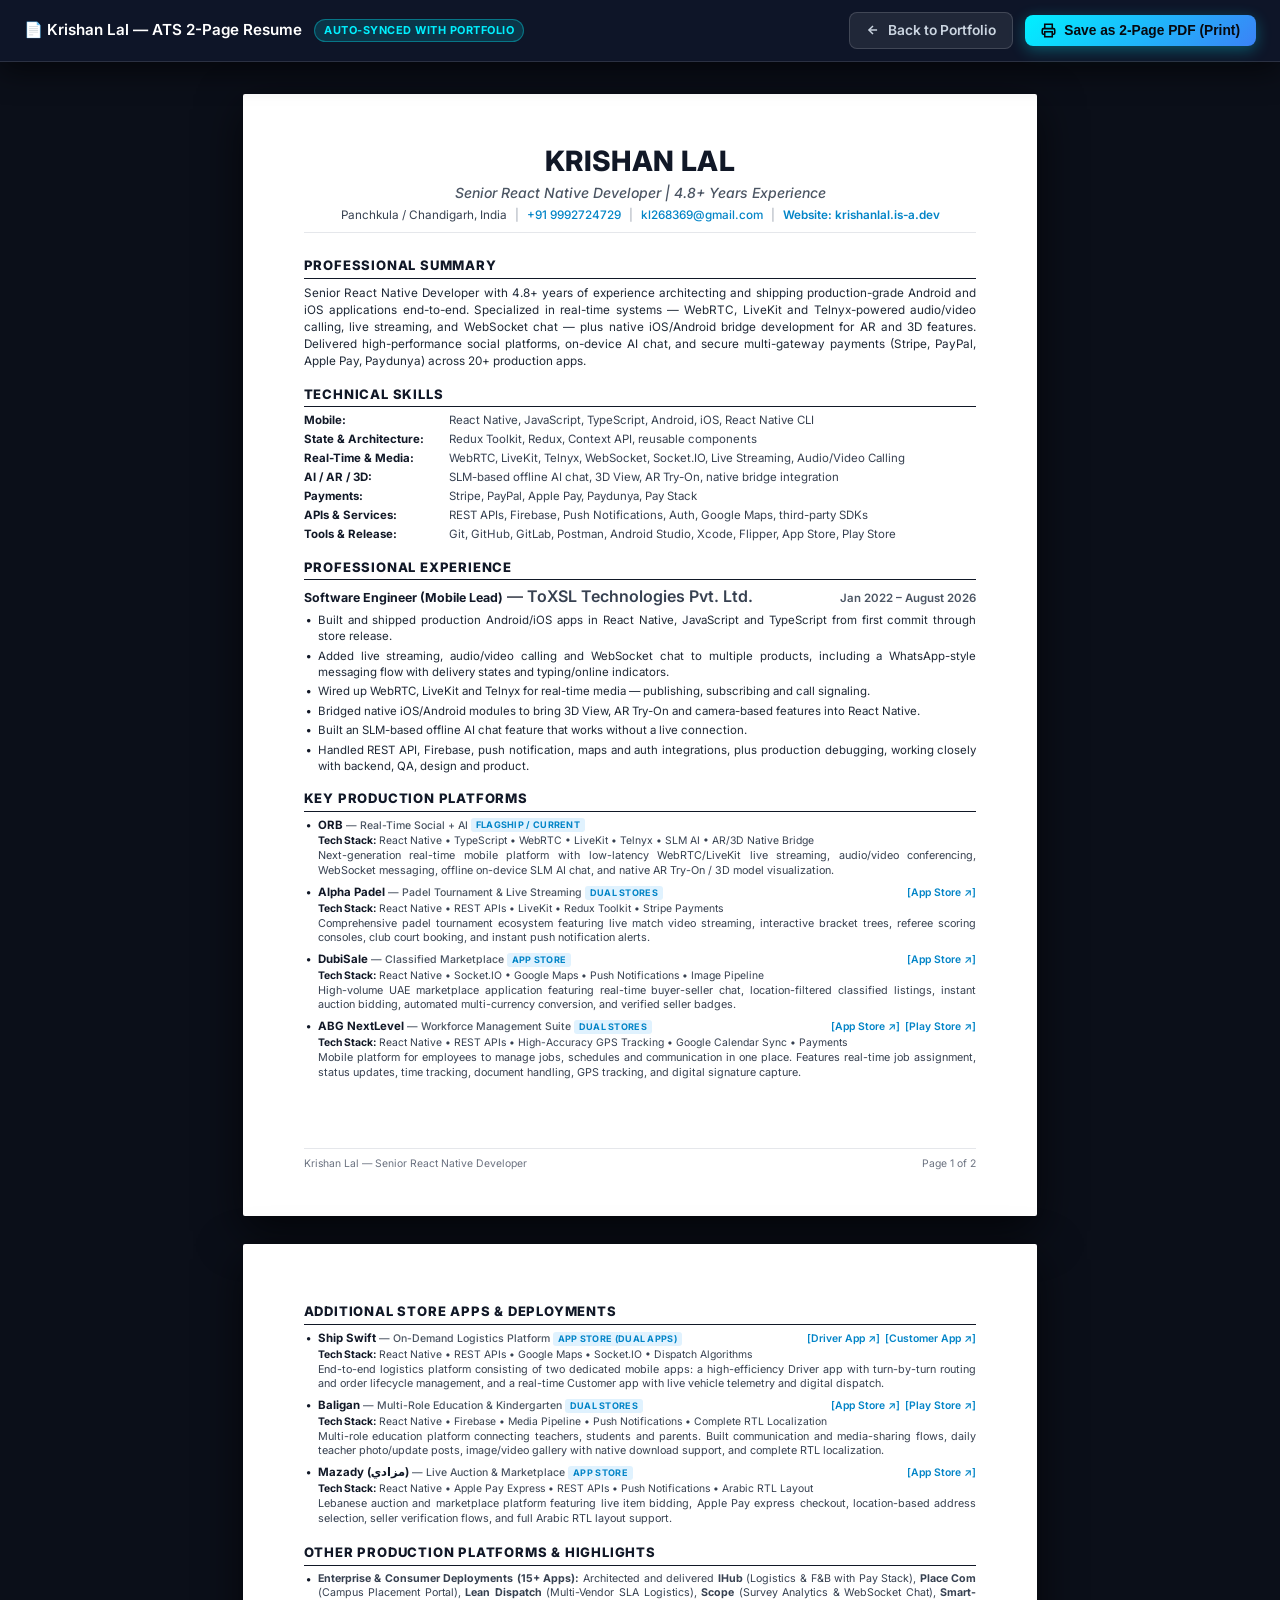
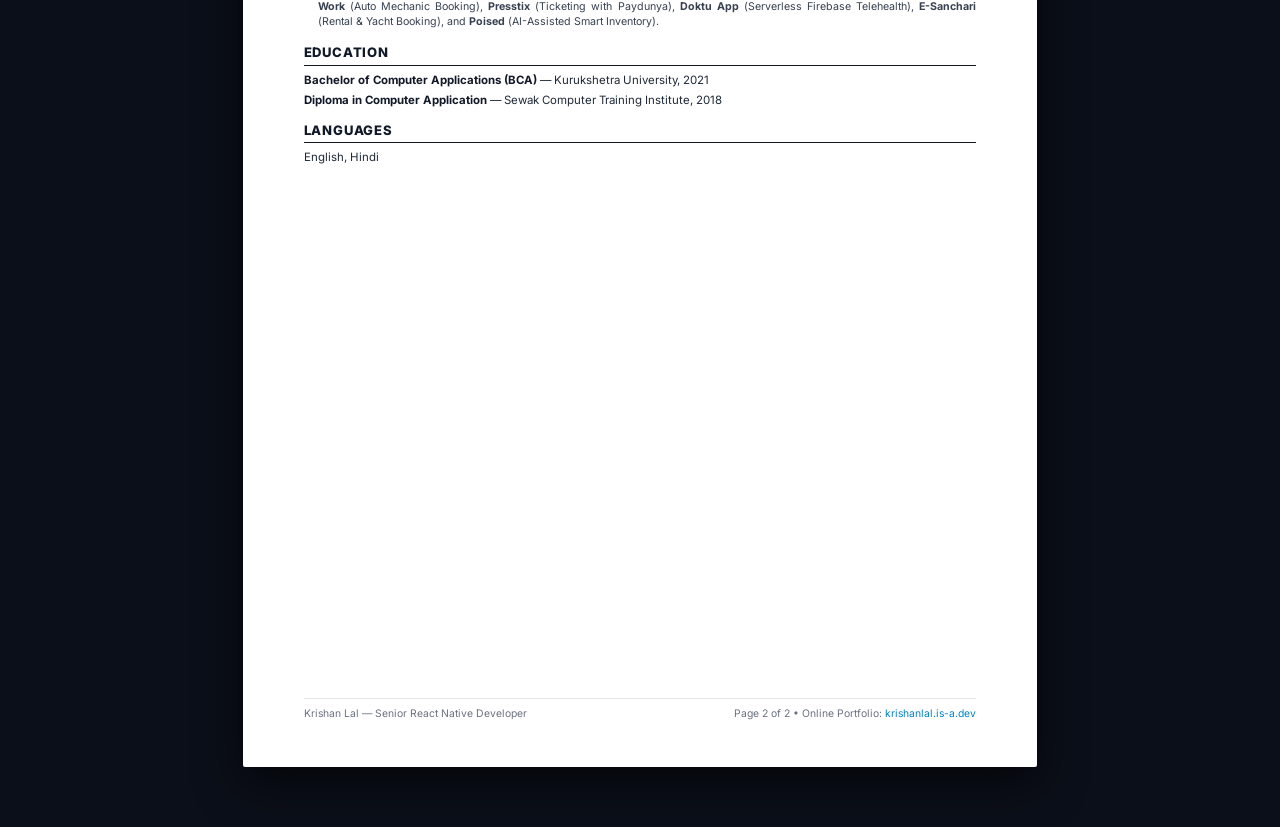
<file: resume.html>
<!DOCTYPE html>
<html lang="en">
<head>
    <meta charset="UTF-8">
    <meta name="viewport" content="width=device-width, initial-scale=1.0">
    <title>Krishan Lal - Senior React Native Developer Resume</title>
    <link rel="preconnect" href="https://fonts.googleapis.com">
    <link rel="preconnect" href="https://fonts.gstatic.com" crossorigin>
    <link href="https://fonts.googleapis.com/css2?family=Outfit:wght@400;500;600;700;800&family=Inter:wght@400;500;600;700&display=swap" rel="stylesheet">
    <script>
        try {
            if (window.self !== window.top || window.location.search.includes('embed=')) {
                document.documentElement.classList.add('is-embedded');
            }
            const params = new URLSearchParams(window.location.search);
            const pTheme = params.get('theme');
            if (pTheme) {
                document.documentElement.setAttribute('data-theme-mode', pTheme);
            } else if (window.parent && window.parent !== window) {
                try {
                    const parentTheme = window.parent.document.documentElement.getAttribute('data-theme-mode');
                    if (parentTheme) document.documentElement.setAttribute('data-theme-mode', parentTheme);
                } catch (e) {}
            }
        } catch (e) {
            document.documentElement.classList.add('is-embedded');
        }
    </script>
    <style>
        :root {
            --primary: #0070f3;
            --text-main: #111827;
            --text-muted: #4b5563;
            --border-color: #e5e7eb;
        }

        * {
            box-sizing: border-box;
            margin: 0;
            padding: 0;
            -webkit-print-color-adjust: exact;
            print-color-adjust: exact;
        }

        body {
            font-family: 'Inter', system-ui, -apple-system, sans-serif;
            background-color: #0b0f19;
            color: var(--text-main);
            margin: 0;
            padding: 0;
            line-height: 1.35;
        }

        /* When embedded inside iframe (e.g. Admin CMS) */
        .is-embedded .top-action-bar {
            display: none !important;
        }
        .is-embedded body {
            background: #0b0f19 !important;
        }
        html[data-theme-mode="light"].is-embedded body,
        .is-embedded[data-theme-mode="light"] body {
            background: #f1f5f9 !important;
        }
        .is-embedded .resume-container {
            padding: 28px 24px 60px !important;
            align-items: center !important;
            gap: 26px !important;
            box-sizing: border-box !important;
            width: 100% !important;
        }
        .is-embedded .resume-page {
            margin: 0 auto !important;
            box-shadow: 0 12px 38px rgba(0, 0, 0, 0.45) !important;
            width: 100% !important;
            max-width: min(210mm, calc(100% - 32px)) !important;
            box-sizing: border-box !important;
            border-radius: 8px !important;
        }

        /* Top Action Bar (Screen Only) */
        .top-action-bar {
            position: sticky;
            top: 0;
            z-index: 9999;
            background: rgba(15, 23, 42, 0.95);
            backdrop-filter: blur(16px);
            border-bottom: 1px solid rgba(255, 255, 255, 0.12);
            padding: 12px 24px;
            display: flex;
            justify-content: space-between;
            align-items: center;
            box-shadow: 0 8px 30px rgba(0, 0, 0, 0.6);
        }

        .bar-brand {
            display: flex;
            align-items: center;
            gap: 12px;
            color: #ffffff;
            font-size: 0.95em;
            font-weight: 600;
        }

        .bar-brand .badge {
            background: rgba(0, 240, 255, 0.15);
            border: 1px solid rgba(0, 240, 255, 0.35);
            color: #00f0ff;
            font-size: 0.72em;
            font-weight: 700;
            padding: 3px 9px;
            border-radius: 20px;
            letter-spacing: 0.5px;
        }

        .bar-actions {
            display: flex;
            gap: 12px;
            align-items: center;
        }

        .btn-action {
            display: inline-flex;
            align-items: center;
            gap: 8px;
            padding: 8px 16px;
            font-size: 0.86em;
            font-weight: 600;
            border-radius: 8px;
            cursor: pointer;
            text-decoration: none;
            transition: all 0.2s ease;
        }

        .btn-action.print-btn {
            background: linear-gradient(135deg, #00f0ff, #3b82f6);
            color: #06090f;
            border: none;
            box-shadow: 0 4px 15px rgba(0, 240, 255, 0.3);
        }

        .btn-action.print-btn:hover {
            transform: translateY(-1px);
            box-shadow: 0 6px 20px rgba(0, 240, 255, 0.5);
        }

        .btn-action.back-btn {
            background: rgba(255, 255, 255, 0.08);
            border: 1px solid rgba(255, 255, 255, 0.15);
            color: #cbd5e1;
        }

        .btn-action.back-btn:hover {
            background: rgba(255, 255, 255, 0.15);
            color: #ffffff;
        }

        /* Resume Canvas Container */
        .resume-container {
            display: flex;
            flex-direction: column;
            align-items: center;
            gap: 28px;
            padding: 32px 16px 60px;
        }

        /* Page Frame (Exact A4 Dimensions) */
        .resume-page {
            width: 210mm;
            min-height: 297mm;
            max-height: 297mm;
            background: #ffffff;
            color: #111827;
            padding: 13mm 16mm 12mm;
            box-shadow: 0 15px 45px rgba(0, 0, 0, 0.65);
            border-radius: 2px;
            display: flex;
            flex-direction: column;
            overflow: hidden;
            position: relative;
        }

        /* Header Styles */
        .resume-header {
            text-align: center;
            margin-bottom: 14px;
            padding-bottom: 8px;
            border-bottom: 1px solid var(--border-color);
        }

        .resume-name {
            font-size: 21pt;
            font-weight: 800;
            letter-spacing: 0.4px;
            color: #111827;
            margin-bottom: 3px;
            text-transform: uppercase;
        }

        .resume-title {
            font-size: 10.5pt;
            font-weight: 500;
            color: var(--text-muted);
            margin-bottom: 6px;
            font-style: italic;
        }

        .resume-contacts {
            font-size: 8.8pt;
            color: #374151;
            display: flex;
            justify-content: center;
            align-items: center;
            gap: 8px;
            flex-wrap: wrap;
        }

        .resume-contacts a {
            color: #0284c7;
            text-decoration: none;
            font-weight: 500;
        }

        .resume-contacts a:hover {
            text-decoration: underline;
        }

        .contact-sep {
            color: #9ca3af;
        }

        /* Section Headings */
        .section-title {
            font-size: 9.8pt;
            font-weight: 800;
            text-transform: uppercase;
            letter-spacing: 0.8px;
            color: #111827;
            margin-top: 10px;
            margin-bottom: 6px;
            padding-bottom: 3px;
            border-bottom: 1.2px solid #111827;
            display: flex;
            align-items: center;
            justify-content: space-between;
        }

        /* Summary Text */
        .summary-text {
            font-size: 8.8pt;
            line-height: 1.45;
            color: #1f2937;
            text-align: justify;
            margin-bottom: 6px;
        }

        /* Technical Skills Matrix */
        .skills-grid {
            display: flex;
            flex-direction: column;
            gap: 3.5px;
            margin-bottom: 6px;
        }

        .skill-row {
            font-size: 8.6pt;
            line-height: 1.35;
            display: flex;
        }

        .skill-row strong {
            color: #111827;
            min-width: 145px;
            flex-shrink: 0;
            font-weight: 700;
        }

        .skill-row span {
            color: #374151;
        }

        /* Professional Experience */
        .exp-header {
            display: flex;
            justify-content: space-between;
            align-items: baseline;
            margin-top: 4px;
            margin-bottom: 4px;
        }

        .exp-company {
            font-size: 9.3pt;
            font-weight: 700;
            color: #111827;
        }

        .exp-role {
            font-weight: 600;
            color: #374151;
        }

        .exp-date {
            font-size: 8.6pt;
            font-weight: 600;
            color: #4b5563;
        }

        .bullet-list {
            list-style: none;
            padding-left: 0;
            margin: 0 0 6px 0;
        }

        .bullet-list li {
            position: relative;
            padding-left: 14px;
            font-size: 8.6pt;
            line-height: 1.4;
            color: #1f2937;
            margin-bottom: 3.5px;
            text-align: justify;
        }

        .bullet-list li::before {
            content: "•";
            position: absolute;
            left: 2px;
            top: 0;
            color: #111827;
            font-weight: bold;
        }

        /* Projects Showcase (Page 1 & Page 2) */
        .projects-list {
            display: flex;
            flex-direction: column;
            gap: 6.5px;
            margin-bottom: 6px;
        }

        .project-item {
            position: relative;
            padding-left: 14px;
            font-size: 8.3pt;
            line-height: 1.34;
            color: #1f2937;
            text-align: justify;
        }

        .project-item::before {
            content: "•";
            position: absolute;
            left: 2px;
            top: 0;
            color: #111827;
            font-weight: bold;
        }

        .project-item-header {
            display: flex;
            justify-content: space-between;
            align-items: baseline;
            flex-wrap: wrap;
            gap: 4px;
            margin-bottom: 1.5px;
        }

        .project-item-title {
            color: #111827;
            font-size: 8.6pt;
        }

        .project-item-title strong {
            font-weight: 700;
            color: #111827;
        }

        .project-cat {
            color: #4b5563;
            font-size: 7.9pt;
            font-weight: 500;
        }

        .project-badge {
            display: inline-block;
            background: #e0f2fe;
            color: #0284c7;
            font-size: 6.8pt;
            font-weight: 700;
            padding: 1px 5px;
            border-radius: 3px;
            letter-spacing: 0.3px;
            vertical-align: middle;
        }

        .project-tech {
            font-size: 7.8pt;
            color: #374151;
            margin-bottom: 1.5px;
            line-height: 1.3;
        }

        .project-tech strong {
            color: #111827;
            font-weight: 700;
        }

        .project-item-desc {
            font-size: 8.1pt;
            line-height: 1.34;
            color: #374151;
        }

        .project-links {
            display: inline-flex;
            align-items: center;
            gap: 5px;
            font-size: 7.8pt;
        }

        .store-link {
            color: #0284c7;
            text-decoration: none;
            font-weight: 600;
            display: inline-flex;
            align-items: center;
            gap: 2px;
        }

        .store-link:hover {
            text-decoration: underline;
        }

        /* Education & Languages */
        .edu-item {
            font-size: 8.6pt;
            line-height: 1.4;
            color: #1f2937;
            margin-bottom: 3px;
        }

        .edu-item strong {
            color: #111827;
            font-weight: 700;
        }

        .lang-text {
            font-size: 8.6pt;
            color: #1f2937;
        }

        /* Page 2 Spacing Enhancements */
        .page-2 .projects-list {
            gap: 6.5px;
            margin-bottom: 8px;
        }

        .page-2 .edu-item {
            font-size: 8.6pt;
            line-height: 1.4;
            margin-bottom: 4px;
        }

        .page-2 .lang-text {
            font-size: 8.6pt;
            line-height: 1.4;
        }

        /* Footer info */
        .resume-page-footer {
            margin-top: auto;
            padding-top: 8px;
            border-top: 1px solid var(--border-color);
            display: flex;
            justify-content: space-between;
            align-items: center;
            font-size: 7.8pt;
            color: #6b7280;
        }

        .resume-page-footer a {
            color: #0284c7;
            text-decoration: none;
        }

        /* Mobile Screen Responsive Rules */
        @media screen and (max-width: 768px) {
            .top-action-bar {
                flex-direction: column;
                gap: 10px;
                padding: 12px 14px;
                align-items: stretch;
            }

            .bar-brand {
                justify-content: space-between;
                flex-wrap: wrap;
                font-size: 0.88em;
                gap: 8px;
            }

            .bar-actions {
                width: 100%;
                justify-content: space-between;
                gap: 8px;
            }

            .btn-action {
                flex: 1;
                justify-content: center;
                padding: 8px 10px;
                font-size: 0.82em;
                white-space: nowrap;
            }

            .resume-container {
                padding: 20px 16px 40px;
                gap: 20px;
                box-sizing: border-box;
                width: 100%;
            }

            .resume-page {
                width: 100% !important;
                max-width: 100% !important;
                height: auto !important;
                min-height: auto !important;
                padding: 20px 18px !important;
                border-radius: 12px;
                box-sizing: border-box !important;
                overflow-x: hidden;
            }

            .resume-header {
                flex-direction: column;
                align-items: flex-start;
                gap: 8px;
            }

            .resume-contacts {
                font-size: 8pt;
                flex-wrap: wrap;
                gap: 4px;
            }
        }

        /* Exact Print Rules */
        @media print {
            @page {
                size: A4 portrait;
                margin: 0;
            }

            body {
                background: #ffffff !important;
                color: #111827 !important;
            }

            .top-action-bar {
                display: none !important;
            }

            .resume-container {
                padding: 0 !important;
                gap: 0 !important;
            }

            .resume-page {
                box-shadow: none !important;
                border-radius: 0 !important;
                width: 210mm !important;
                height: 297mm !important;
                min-height: 297mm !important;
                max-height: 297mm !important;
                page-break-after: always !important;
                break-after: page !important;
                margin: 0 !important;
                padding: 13mm 16mm 12mm !important;
            }

            .resume-page.page-2 {
                page-break-after: auto !important;
                break-after: auto !important;
            }
        }
    </style>
</head>
<body>

    <!-- Floating Action Bar for Web Visitors -->
    <header class="top-action-bar">
        <div class="bar-brand">
            <span>📄 Krishan Lal — ATS 2-Page Resume</span>
            <span class="badge">AUTO-SYNCED WITH PORTFOLIO</span>
        </div>
        <div class="bar-actions">
            <a href="index.html" class="btn-action back-btn">
                <svg width="14" height="14" viewBox="0 0 24 24" fill="none" stroke="currentColor" stroke-width="2.5"><line x1="19" y1="12" x2="5" y2="12"></line><polyline points="12 19 5 12 12 5"></polyline></svg>
                <span>Back to Portfolio</span>
            </a>
            <button type="button" class="btn-action print-btn" onclick="window.print()">
                <svg width="15" height="15" viewBox="0 0 24 24" fill="none" stroke="currentColor" stroke-width="2.5"><path d="M6 9V2h12v7"></path><path d="M6 18H4a2 2 0 0 1-2-2v-5a2 2 0 0 1 2-2h16a2 2 0 0 1 2 2v5a2 2 0 0 1-2 2h-2"></path><rect x="6" y="14" width="12" height="8"></rect></svg>
                <span>Save as 2-Page PDF (Print)</span>
            </button>
        </div>
    </header>

    <main class="resume-container">

        <!-- ==================== PAGE 1 ==================== -->
        <article class="resume-page page-1" id="resume-page-1">
            
            <header class="resume-header">
                <h1 class="resume-name" id="cv-name">KRISHAN LAL</h1>
                <p class="resume-title" id="cv-title">Senior React Native Developer | 4.8+ Years Experience</p>
                <div class="resume-contacts" id="cv-contacts">
                    <span id="cv-location">Panchkula / Chandigarh, India</span>
                    <span class="contact-sep">|</span>
                    <a href="tel:+919992724729" id="cv-phone">+91 9992724729</a>
                    <span class="contact-sep">|</span>
                    <a href="mailto:kl268369@gmail.com" id="cv-email">kl268369@gmail.com</a>
                    <span class="contact-sep">|</span>
                    <a href="https://krishanlal.is-a.dev" target="_blank" id="cv-web" style="color: #0284c7; font-weight: 600;">Website: krishanlal.is-a.dev</a>
                </div>
            </header>

            <section>
                <h2 class="section-title">PROFESSIONAL SUMMARY</h2>
                <p class="summary-text" id="cv-summary">
                    Senior React Native Developer with 4.8+ years of experience architecting and shipping production-grade Android and iOS applications end-to-end. Specialized in real-time systems — WebRTC, LiveKit and Telnyx-powered audio/video calling, live streaming, and WebSocket chat — plus native iOS/Android bridge development for AR and 3D features. Delivered high-performance social platforms, on-device AI chat, and secure multi-gateway payments (Stripe, PayPal, Apple Pay, Paydunya) across 20+ production apps.
                </p>
            </section>

            <section>
                <h2 class="section-title">TECHNICAL SKILLS</h2>
                <div class="skills-grid" id="cv-skills">
                    <div class="skill-row"><strong>Mobile:</strong> <span>React Native, JavaScript, TypeScript, Android, iOS, React Native CLI</span></div>
                    <div class="skill-row"><strong>State & Architecture:</strong> <span>Redux Toolkit, Redux, Context API, reusable components</span></div>
                    <div class="skill-row"><strong>Real-Time & Media:</strong> <span>WebRTC, LiveKit, Telnyx, WebSocket, Socket.IO, Live Streaming, Audio/Video Calling</span></div>
                    <div class="skill-row"><strong>AI / AR / 3D:</strong> <span>SLM-based offline AI chat, 3D View, AR Try-On, native bridge integration</span></div>
                    <div class="skill-row"><strong>Payments:</strong> <span>Stripe, PayPal, Apple Pay, Paydunya, Pay Stack</span></div>
                    <div class="skill-row"><strong>APIs & Services:</strong> <span>REST APIs, Firebase, Push Notifications, Auth, Google Maps, third-party SDKs</span></div>
                    <div class="skill-row"><strong>Tools & Release:</strong> <span>Git, GitHub, GitLab, Postman, Android Studio, Xcode, Flipper, App Store, Play Store</span></div>
                </div>
            </section>

            <section>
                <h2 class="section-title">PROFESSIONAL EXPERIENCE</h2>
                <div id="cv-experience">
                    <div class="exp-header">
                        <div>
                            <span class="exp-company">Software Engineer (Mobile Lead)</span> — <span class="exp-role">ToXSL Technologies Pvt. Ltd.</span>
                        </div>
                        <span class="exp-date">Jan 2022 – August 2026</span>
                    </div>
                    <ul class="bullet-list" id="cv-exp-bullets">
                        <li>Built and shipped production Android/iOS apps in React Native, JavaScript and TypeScript from first commit through store release.</li>
                        <li>Added live streaming, audio/video calling and WebSocket chat to multiple products, including a WhatsApp-style messaging flow with delivery states and typing/online indicators.</li>
                        <li>Wired up WebRTC, LiveKit and Telnyx for real-time media — publishing, subscribing and call signaling.</li>
                        <li>Bridged native iOS/Android modules to bring 3D View, AR Try-On and camera-based features into React Native.</li>
                        <li>Built an SLM-based offline AI chat feature that works without a live connection.</li>
                        <li>Handled REST API, Firebase, push notification, maps and auth integrations, plus production debugging, working closely with backend, QA, design and product.</li>
                    </ul>
                </div>
            </section>

            <section id="sec-p1-projects">
                <h2 class="section-title">KEY PRODUCTION PLATFORMS</h2>
                <div class="projects-list" id="cv-projects-p1">
                    <div class="project-item">
                        <div class="project-item-header">
                            <span class="project-item-title"><strong>ORB</strong> <span class="project-cat">— Real-Time Social + AI</span> <span class="project-badge">FLAGSHIP / CURRENT</span></span>
                        </div>
                        <div class="project-tech"><strong>Tech Stack:</strong> React Native • TypeScript • WebRTC • LiveKit • Telnyx • SLM AI • AR/3D Native Bridge</div>
                        <div class="project-item-desc">Next-generation real-time mobile platform with low-latency WebRTC/LiveKit live streaming, audio/video conferencing, WebSocket messaging, offline on-device SLM AI chat, and native AR Try-On / 3D model visualization.</div>
                    </div>
                    <div class="project-item">
                        <div class="project-item-header">
                            <span class="project-item-title"><strong>Alpha Padel</strong> <span class="project-cat">— Padel Tournament & Live Streaming</span> <span class="project-badge">DUAL STORES</span></span>
                            <span class="project-links"><a class="store-link" href="https://apps.apple.com/us/app/alpha-padel-compet/id6763044653" target="_blank">[App Store ↗]</a></span>
                        </div>
                        <div class="project-tech"><strong>Tech Stack:</strong> React Native • REST APIs • LiveKit • Redux Toolkit • Stripe Payments</div>
                        <div class="project-item-desc">Comprehensive padel tournament ecosystem featuring live match video streaming, interactive bracket trees, referee scoring consoles, club court booking, and instant push notification alerts.</div>
                    </div>
                    <div class="project-item">
                        <div class="project-item-header">
                            <span class="project-item-title"><strong>DubiSale</strong> <span class="project-cat">— Classified Marketplace</span> <span class="project-badge">APP STORE</span></span>
                            <span class="project-links"><a class="store-link" href="https://apps.apple.com/us/app/dubisale/id6760179553" target="_blank">[App Store ↗]</a></span>
                        </div>
                        <div class="project-tech"><strong>Tech Stack:</strong> React Native • Socket.IO • Google Maps • Push Notifications • Image Pipeline</div>
                        <div class="project-item-desc">High-volume UAE marketplace application featuring real-time buyer-seller chat, location-filtered classified listings, instant auction bidding, automated multi-currency conversion, and verified seller badges.</div>
                    </div>
                    <div class="project-item">
                        <div class="project-item-header">
                            <span class="project-item-title"><strong>ABG NextLevel</strong> <span class="project-cat">— Workforce Management Suite</span> <span class="project-badge">DUAL STORES</span></span>
                            <span class="project-links">
                                <a class="store-link" href="https://apps.apple.com/us/app/abg-nextlevel/id6739277161" target="_blank">[App Store ↗]</a>
                                <a class="store-link" href="https://play.google.com/store/apps/details?id=com.NextlevelApp" target="_blank">[Play Store ↗]</a>
                            </span>
                        </div>
                        <div class="project-tech"><strong>Tech Stack:</strong> React Native • REST APIs • High-Accuracy GPS Tracking • Google Calendar Sync • Payments</div>
                        <div class="project-item-desc">Mobile platform for employees to manage jobs, schedules and communication in one place. Features real-time job assignment, status updates, time tracking, document handling, GPS tracking, and digital signature capture.</div>
                    </div>
                </div>
            </section>

            <footer class="resume-page-footer">
                <span>Krishan Lal — Senior React Native Developer</span>
                <span>Page 1 of 2</span>
            </footer>

        </article>


        <!-- ==================== PAGE 2 ==================== -->
        <article class="resume-page page-2" id="resume-page-2">

            <section id="sec-p2-projects">
                <h2 class="section-title">ADDITIONAL STORE APPS & DEPLOYMENTS</h2>
                <div class="projects-list" id="cv-projects-p2">
                    <div class="project-item">
                        <div class="project-item-header">
                            <span class="project-item-title"><strong>Ship Swift</strong> <span class="project-cat">— On-Demand Logistics Platform</span> <span class="project-badge">APP STORE (DUAL APPS)</span></span>
                            <span class="project-links">
                                <a class="store-link" href="https://apps.apple.com/app/ship-swift-driver-llc/id6737396476" target="_blank">[Driver App ↗]</a>
                                <a class="store-link" href="https://apps.apple.com/app/ship-swift-customer-llc/id6670492041" target="_blank">[Customer App ↗]</a>
                            </span>
                        </div>
                        <div class="project-tech"><strong>Tech Stack:</strong> React Native • REST APIs • Google Maps • Socket.IO • Dispatch Algorithms</div>
                        <div class="project-item-desc">End-to-end logistics platform consisting of two dedicated mobile apps: a high-efficiency Driver app with turn-by-turn routing and order lifecycle management, and a real-time Customer app with live vehicle telemetry and digital dispatch.</div>
                    </div>
                    <div class="project-item">
                        <div class="project-item-header">
                            <span class="project-item-title"><strong>Baligan</strong> <span class="project-cat">— Multi-Role Education & Kindergarten</span> <span class="project-badge">DUAL STORES</span></span>
                            <span class="project-links">
                                <a class="store-link" href="https://apps.apple.com/us/app/baligan/id6739424823" target="_blank">[App Store ↗]</a>
                                <a class="store-link" href="https://play.google.com/store/apps/details?id=com.Baligan" target="_blank">[Play Store ↗]</a>
                            </span>
                        </div>
                        <div class="project-tech"><strong>Tech Stack:</strong> React Native • Firebase • Media Pipeline • Push Notifications • Complete RTL Localization</div>
                        <div class="project-item-desc">Multi-role education platform connecting teachers, students and parents. Built communication and media-sharing flows, daily teacher photo/update posts, image/video gallery with native download support, and complete RTL localization.</div>
                    </div>
                    <div class="project-item">
                        <div class="project-item-header">
                            <span class="project-item-title"><strong>Mazady (مزادي)</strong> <span class="project-cat">— Live Auction & Marketplace</span> <span class="project-badge">APP STORE</span></span>
                            <span class="project-links"><a class="store-link" href="https://apps.apple.com/lb/app/%D9%85%D8%B2%D8%A7%D8%AF%D9%8A-mazady/id6741062291" target="_blank">[App Store ↗]</a></span>
                        </div>
                        <div class="project-tech"><strong>Tech Stack:</strong> React Native • Apple Pay Express • REST APIs • Push Notifications • Arabic RTL Layout</div>
                        <div class="project-item-desc">Lebanese auction and marketplace platform featuring live item bidding, Apple Pay express checkout, location-based address selection, seller verification flows, and full Arabic RTL layout support.</div>
                    </div>
                </div>
            </section>

            <section id="sec-p2-other">
                <h2 class="section-title">OTHER PRODUCTION PLATFORMS & HIGHLIGHTS</h2>
                <div class="project-item" style="padding-left: 14px; margin-bottom: 5px;">
                    <div class="project-item-desc" style="font-size: 8pt; line-height: 1.34; color: #374151;">
                        <strong>Enterprise & Consumer Deployments (15+ Apps):</strong> Architected and delivered <strong>IHub</strong> (Logistics & F&B with Pay Stack), <strong>Place Com</strong> (Campus Placement Portal), <strong>Lean Dispatch</strong> (Multi-Vendor SLA Logistics), <strong>Scope</strong> (Survey Analytics & WebSocket Chat), <strong>Smart-Work</strong> (Auto Mechanic Booking), <strong>Presstix</strong> (Ticketing with Paydunya), <strong>Doktu App</strong> (Serverless Firebase Telehealth), <strong>E-Sanchari</strong> (Rental & Yacht Booking), and <strong>Poised</strong> (AI-Assisted Smart Inventory).
                    </div>
                </div>
            </section>

            <section>
                <h2 class="section-title">EDUCATION</h2>
                <div id="cv-education">
                    <div class="edu-item">
                        <strong>Bachelor of Computer Applications (BCA)</strong> — Kurukshetra University, 2021
                    </div>
                    <div class="edu-item">
                        <strong>Diploma in Computer Application</strong> — Sewak Computer Training Institute, 2018
                    </div>
                </div>
            </section>

            <section>
                <h2 class="section-title">LANGUAGES</h2>
                <div class="lang-text" id="cv-languages">
                    English, Hindi
                </div>
            </section>

            <footer class="resume-page-footer">
                <span>Krishan Lal — Senior React Native Developer</span>
                <span>Page 2 of 2 • Online Portfolio: <a href="https://krishanlal.is-a.dev" target="_blank">krishanlal.is-a.dev</a></span>
            </footer>

        </article>

    </main>

    <script>
        async function hydrateResume() {
            try {
                const res = await fetch('portfolio-data.json?v=' + Date.now());
                if (!res.ok) return;
                const data = await res.json();

                // 1. Personal & Header
                if (data.personal) {
                    const p = data.personal;
                    if (p.name) document.getElementById('cv-name').textContent = p.name.toUpperCase();
                    if (p.role) document.getElementById('cv-title').textContent = `${p.role} | ${p.experienceYears || '4.8+'} Years Experience`;
                    if (p.location) document.getElementById('cv-location').textContent = p.location;
                    if (p.phone) {
                        const el = document.getElementById('cv-phone');
                        el.textContent = p.phone.trim();
                        el.href = 'tel:' + p.phone.replace(/\s+/g, '');
                    }
                    if (p.email) {
                        const el = document.getElementById('cv-email');
                        el.textContent = p.email;
                        el.href = 'mailto:' + p.email;
                    }
                    const webEl = document.getElementById('cv-web');
                    if (webEl) {
                        webEl.textContent = 'Website: krishanlal.is-a.dev';
                        webEl.href = 'https://krishanlal.is-a.dev';
                    }
                    if (p.bio) {
                        document.getElementById('cv-summary').textContent = p.bio;
                    }
                    if (p.name) {
                        document.querySelectorAll('.resume-page-footer span:first-child').forEach(s => {
                            s.textContent = `${p.name} — ${p.role || 'Senior React Native Developer'}`;
                        });
                    }
                }

                // 2. Technical Skills Matrix
                if (data.skills && Array.isArray(data.skills) && data.skills.length > 0) {
                    const skillsContainer = document.getElementById('cv-skills');
                    skillsContainer.innerHTML = data.skills.map(grp => `
                        <div class="skill-row">
                            <strong>${escapeHtml(grp.category)}:</strong>
                            <span>${(grp.items || []).map(escapeHtml).join(', ')}</span>
                        </div>
                    `).join('');
                }

                // 3. Experience
                if (data.experience && Array.isArray(data.experience) && data.experience.length > 0) {
                    const expContainer = document.getElementById('cv-experience');
                    expContainer.innerHTML = data.experience.map((exp, idx) => `
                        <div class="exp-header" style="${idx > 0 ? 'margin-top: 14px;' : ''}">
                            <div>
                                <span class="exp-company">${escapeHtml(exp.role || 'Software Engineer')}</span> — <span class="exp-role">${escapeHtml(exp.company || 'ToXSL Technologies Pvt. Ltd.')}</span>
                            </div>
                            <span class="exp-date">${escapeHtml(exp.period || (exp.startDate ? `${exp.startDate} – ${exp.endDate || 'Present'}` : 'Jan 2022 – Present'))}</span>
                        </div>
                        <ul class="bullet-list">
                            ${(exp.points || []).map(pt => `<li>${escapeHtml(pt)}</li>`).join('')}
                        </ul>
                    `).join('');
                }

                // 4. Selected Projects (Live Store Apps - Distributed across Page 1 & Page 2)
                    function renderAppItem(app) {
                        const links = [];
                        if (app.appStoreUrl && app.appStoreUrl.trim()) {
                            links.push(`<a class="store-link" href="${escapeHtml(app.appStoreUrl)}" target="_blank">[App Store ↗]</a>`);
                        }
                        if (app.customerAppStoreUrl && app.customerAppStoreUrl.trim()) {
                            links.push(`<a class="store-link" href="${escapeHtml(app.customerAppStoreUrl)}" target="_blank">[Customer App ↗]</a>`);
                        }
                        if (app.playStoreUrl && app.playStoreUrl.trim()) {
                            links.push(`<a class="store-link" href="${escapeHtml(app.playStoreUrl)}" target="_blank">[Play Store ↗]</a>`);
                        }

                        const badgeHtml = app.badge ? ` <span class="project-badge">${escapeHtml(app.badge)}</span>` : '';
                        const catHtml = app.category ? ` <span class="project-cat">— ${escapeHtml(app.category)}</span>` : '';
                        const techHtml = app.tech ? `<div class="project-tech"><strong>Tech Stack:</strong> ${escapeHtml(app.tech)}</div>` : '';

                        return `
                            <div class="project-item">
                                <div class="project-item-header">
                                    <span class="project-item-title"><strong>${escapeHtml(app.name || 'App')}</strong>${catHtml}${badgeHtml}</span>
                                    ${links.length ? `<span class="project-links">${links.join(' ')}</span>` : ''}
                                </div>
                                ${techHtml}
                                <div class="project-item-desc">${escapeHtml(app.desc || '')}</div>
                            </div>
                        `;
                    }

                    // Top 4 production apps on Page 1 to balance page height
                    const p1Apps = data.liveApps.slice(0, 4);
                    const p2Apps = data.liveApps.slice(4);

                    const p1Container = document.getElementById('cv-projects-p1');
                    if (p1Container) p1Container.innerHTML = p1Apps.map(renderAppItem).join('');

                    const p2Container = document.getElementById('cv-projects-p2');
                    if (p2Container) p2Container.innerHTML = p2Apps.map(renderAppItem).join('');
                }

                // 5. Education
                if (data.education && Array.isArray(data.education)) {
                    const eduContainer = document.getElementById('cv-education');
                    eduContainer.innerHTML = data.education.map(ed => `
                        <div class="edu-item">
                            <strong>${escapeHtml(ed.degree)}</strong> — ${escapeHtml(ed.institution)}, ${escapeHtml(ed.year)}
                        </div>
                    `).join('');
                }

                // 6. Languages
                if (data.languages && Array.isArray(data.languages)) {
                    document.getElementById('cv-languages').textContent = data.languages.join(', ');
                }

            } catch (e) {
                console.warn('Resume hydration fallback to static values', e);
            }

            // Auto-trigger print if requested via query param
            const urlParams = new URLSearchParams(window.location.search);
            if (urlParams.get('print') === 'true') {
                setTimeout(() => {
                    window.print();
                }, 600);
            }
        }

        function escapeHtml(str) {
            if (!str) return '';
            return String(str).replace(/[&<>"']/g, s => ({
                '&': '&amp;',
                '<': '&lt;',
                '>': '&gt;',
                '"': '&quot;',
                "'": '&#39;'
            }[s]));
        }

        document.addEventListener('DOMContentLoaded', hydrateResume);
    </script>
</body>
</html>
</file>
